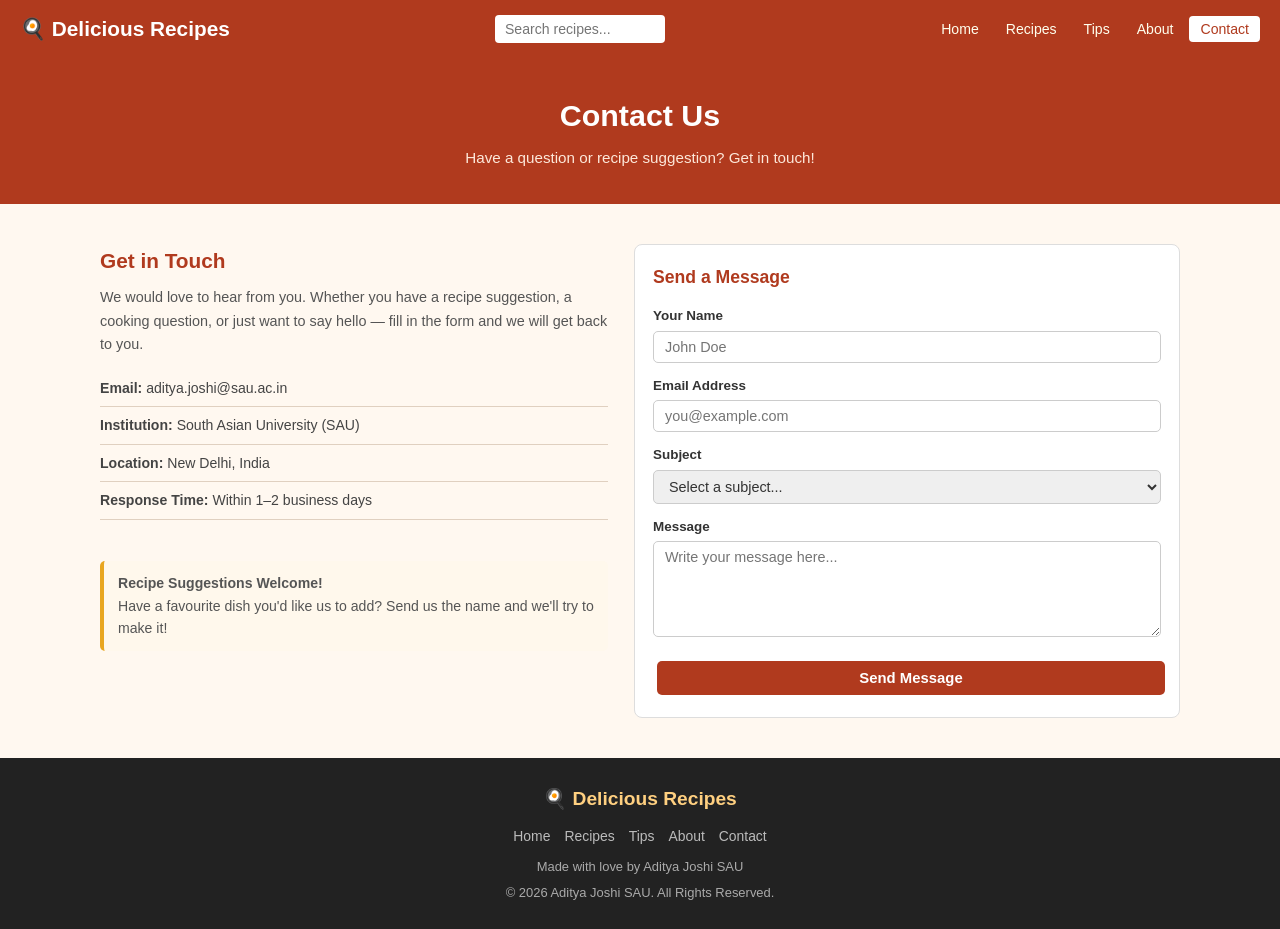
<file: contact.html>
<!DOCTYPE html>
<html lang="en">

<head>
  <meta charset="UTF-8" />
  <meta name="viewport" content="width=device-width, initial-scale=1.0" />
  <title>Contact - Delicious Recipes</title>
  <link rel="stylesheet" href="css/styles.css" />
</head>

<body>
  <nav class="navbar">
    <a href="index.html" class="nav-logo">🍳 Delicious Recipes</a>
    <div class="nav-search"><input type="text" placeholder="Search recipes..."
        onkeydown="if(event.key==='Enter'){window.location.href='recipes.html?q='+this.value}" /></div>
    <ul class="nav-links">
      <li><a href="index.html">Home</a></li>
      <li><a href="recipes.html">Recipes</a></li>
      <li><a href="tips.html">Tips</a></li>
      <li><a href="about.html">About</a></li>
      <li><a href="contact.html" class="active">Contact</a></li>
    </ul>
  </nav>
  <div class="page-header">
    <h1>Contact Us</h1>
    <p>Have a question or recipe suggestion? Get in touch!</p>
  </div>
  <section class="section">
    <div class="container">
      <div class="contact-grid">

        <div class="contact-info">
          <h2>Get in Touch</h2>
          <p>We would love to hear from you. Whether you have a recipe suggestion, a cooking question, or just want to
            say hello — fill in the form and we will get back to you.</p>
          <div class="contact-detail"><strong>Email:</strong> aditya.joshi@sau.ac.in</div>
          <div class="contact-detail"><strong>Institution:</strong> South Asian University (SAU)</div>
          <div class="contact-detail"><strong>Location:</strong> New Delhi, India</div>
          <div class="contact-detail"><strong>Response Time:</strong> Within 1–2 business days</div>
          <br />
          <div class="tip-box"><strong>Recipe Suggestions Welcome!</strong><br />Have a favourite dish you'd like us to
            add? Send us the name and we'll try to make it!</div>
        </div>

        <div class="contact-form">
          <h2>Send a Message</h2>
          <div class="form-group">
            <label>Your Name</label>
            <input type="text" id="cName" placeholder="John Doe" />
          </div>
          <div class="form-group">
            <label>Email Address</label>
            <input type="email" id="cEmail" placeholder="you@example.com" />
          </div>
          <div class="form-group">
            <label>Subject</label>
            <select id="cSubject">
              <option value="">Select a subject...</option>
              <option>Recipe Suggestion</option>
              <option>Cooking Question</option>
              <option>Website Feedback</option>
              <option>Other</option>
            </select>
          </div>
          <div class="form-group">
            <label>Message</label>
            <textarea id="cMessage" placeholder="Write your message here..." rows="5"></textarea>
          </div>
          <button class="btn btn-primary" style="width:100%;" onclick="submitForm()">Send Message</button>
          <div id="successMsg"
            style="display:none; margin-top:12px; padding:10px; background:#e6f9ee; border:1px solid #b2dfca; border-radius:5px; color:#2a8a3e; text-align:center; font-weight:bold;">
            Message sent! Thank you, we will reply soon.
          </div>
        </div>

      </div>
    </div>
  </section>
  <footer>
    <div class="footer-logo">🍳 Delicious Recipes</div>
    <div class="footer-links"><a href="index.html">Home</a><a href="recipes.html">Recipes</a><a
        href="tips.html">Tips</a><a href="about.html">About</a><a href="contact.html">Contact</a></div>
    <p>Made with love by Aditya Joshi SAU</p>
    <p>© 2026 Aditya Joshi SAU. All Rights Reserved.</p>
  </footer>
  <a href="#" class="scroll-top" id="scrollTop">↑</a>
  <script>
    function submitForm() {
      var name = document.getElementById('cName').value.trim();
      var email = document.getElementById('cEmail').value.trim();
      var msg = document.getElementById('cMessage').value.trim();
      if (!name || !email || !msg) { alert('Please fill in Name, Email, and Message.'); return; }
      document.getElementById('successMsg').style.display = 'block';
      document.getElementById('cName').value = '';
      document.getElementById('cEmail').value = '';
      document.getElementById('cSubject').value = '';
      document.getElementById('cMessage').value = '';
    }
    window.addEventListener('scroll', function () { var b = document.getElementById('scrollTop'); b.style.opacity = window.scrollY > 300 ? '1' : '0'; b.style.pointerEvents = window.scrollY > 300 ? 'auto' : 'none'; });
  </script>
</body>

</html>
</file>
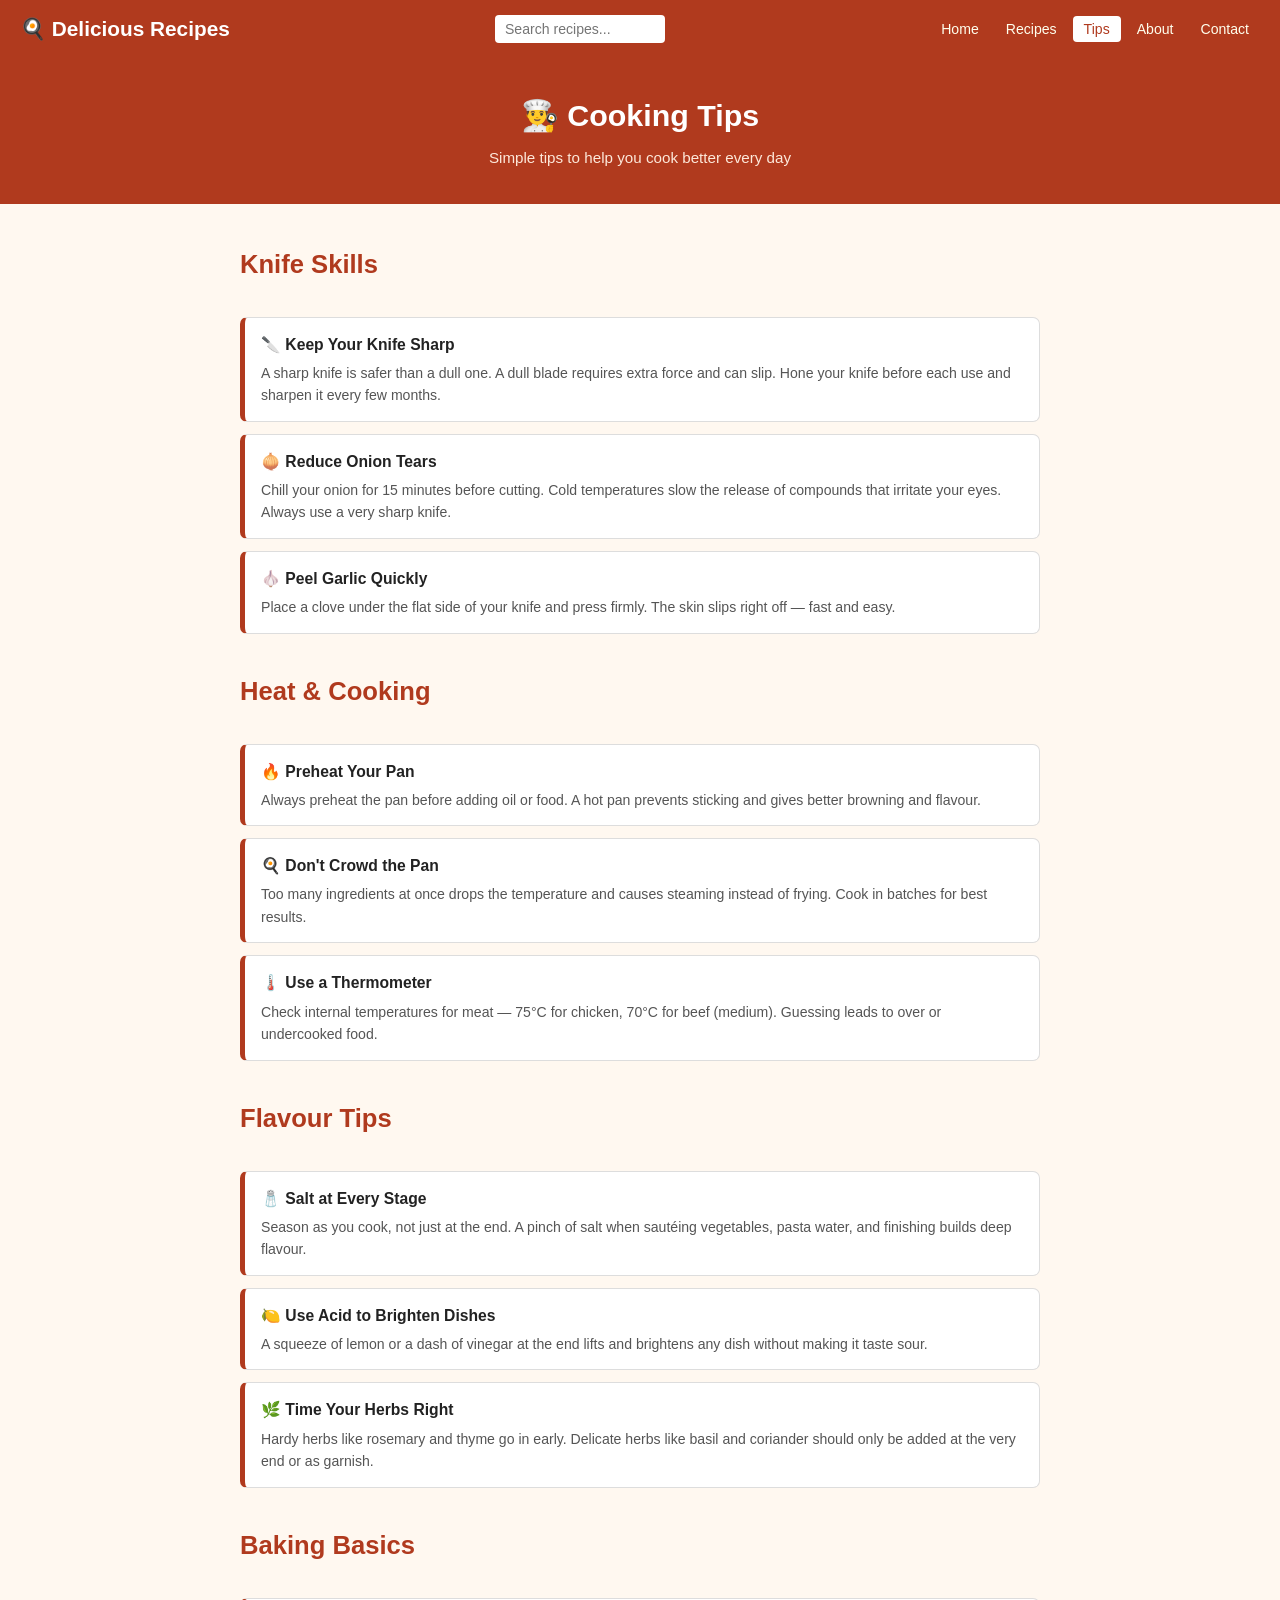
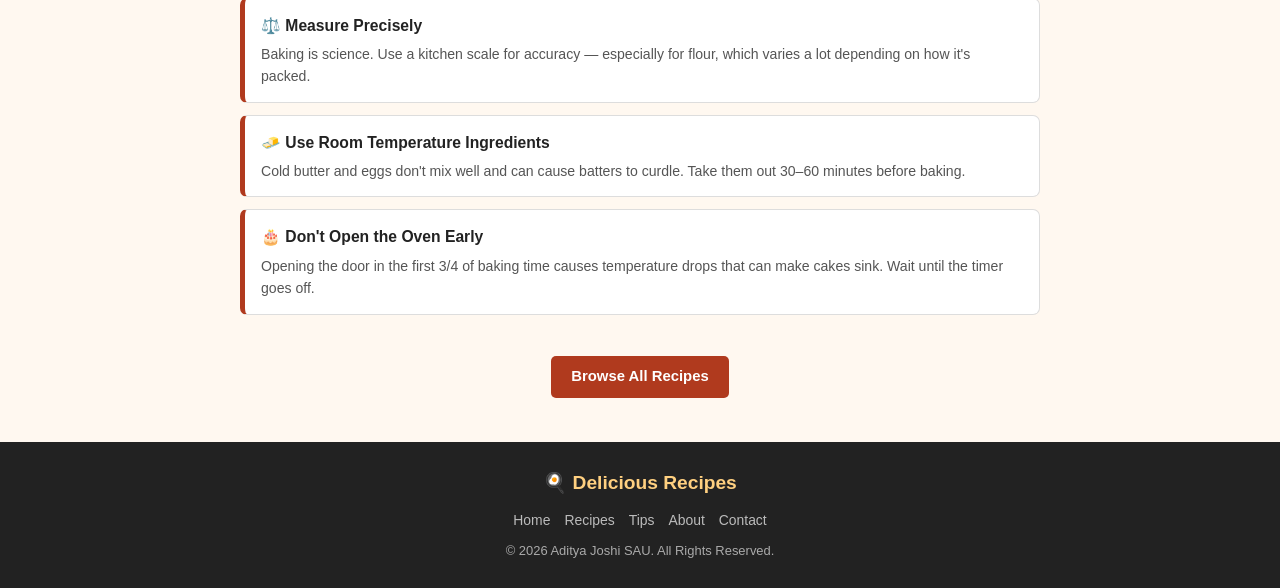
<file: tips.html>
<!DOCTYPE html>
<html lang="en">

<head>
  <meta charset="UTF-8" />
  <meta name="viewport" content="width=device-width, initial-scale=1.0" />
  <title>Cooking Tips - Delicious Recipes</title>
  <link rel="stylesheet" href="css/styles.css" />
</head>

<body>
  <nav class="navbar">
    <a href="index.html" class="nav-logo">🍳 Delicious Recipes</a>
    <div class="nav-search"><input type="text" placeholder="Search recipes..."
        onkeydown="if(event.key==='Enter'){window.location.href='recipes.html?q='+this.value}" /></div>
    <ul class="nav-links">
      <li><a href="index.html">Home</a></li>
      <li><a href="recipes.html">Recipes</a></li>
      <li><a href="tips.html" class="active">Tips</a></li>
      <li><a href="about.html">About</a></li>
      <li><a href="contact.html">Contact</a></li>
    </ul>
  </nav>
  <div class="page-header">
    <h1>👨‍🍳 Cooking Tips</h1>
    <p>Simple tips to help you cook better every day</p>
  </div>
  <section class="section">
    <div class="container" style="max-width:800px;">

      <h2 class="section-title">Knife Skills</h2>
      <br />
      <div class="tip-card">
        <h3>🔪 Keep Your Knife Sharp</h3>
        <p>A sharp knife is safer than a dull one. A dull blade requires extra force and can slip. Hone your knife
          before each use and sharpen it every few months.</p>
      </div>
      <div class="tip-card">
        <h3>🧅 Reduce Onion Tears</h3>
        <p>Chill your onion for 15 minutes before cutting. Cold temperatures slow the release of compounds that irritate
          your eyes. Always use a very sharp knife.</p>
      </div>
      <div class="tip-card">
        <h3>🧄 Peel Garlic Quickly</h3>
        <p>Place a clove under the flat side of your knife and press firmly. The skin slips right off — fast and easy.
        </p>
      </div>

      <br />
      <h2 class="section-title">Heat &amp; Cooking</h2><br />
      <div class="tip-card">
        <h3>🔥 Preheat Your Pan</h3>
        <p>Always preheat the pan before adding oil or food. A hot pan prevents sticking and gives better browning and
          flavour.</p>
      </div>
      <div class="tip-card">
        <h3>🍳 Don't Crowd the Pan</h3>
        <p>Too many ingredients at once drops the temperature and causes steaming instead of frying. Cook in batches for
          best results.</p>
      </div>
      <div class="tip-card">
        <h3>🌡️ Use a Thermometer</h3>
        <p>Check internal temperatures for meat — 75°C for chicken, 70°C for beef (medium). Guessing leads to over or
          undercooked food.</p>
      </div>

      <br />
      <h2 class="section-title">Flavour Tips</h2><br />
      <div class="tip-card">
        <h3>🧂 Salt at Every Stage</h3>
        <p>Season as you cook, not just at the end. A pinch of salt when sautéing vegetables, pasta water, and finishing
          builds deep flavour.</p>
      </div>
      <div class="tip-card">
        <h3>🍋 Use Acid to Brighten Dishes</h3>
        <p>A squeeze of lemon or a dash of vinegar at the end lifts and brightens any dish without making it taste sour.
        </p>
      </div>
      <div class="tip-card">
        <h3>🌿 Time Your Herbs Right</h3>
        <p>Hardy herbs like rosemary and thyme go in early. Delicate herbs like basil and coriander should only be added
          at the very end or as garnish.</p>
      </div>

      <br />
      <h2 class="section-title">Baking Basics</h2><br />
      <div class="tip-card">
        <h3>⚖️ Measure Precisely</h3>
        <p>Baking is science. Use a kitchen scale for accuracy — especially for flour, which varies a lot depending on
          how it's packed.</p>
      </div>
      <div class="tip-card">
        <h3>🧈 Use Room Temperature Ingredients</h3>
        <p>Cold butter and eggs don't mix well and can cause batters to curdle. Take them out 30–60 minutes before
          baking.</p>
      </div>
      <div class="tip-card">
        <h3>🎂 Don't Open the Oven Early</h3>
        <p>Opening the door in the first 3/4 of baking time causes temperature drops that can make cakes sink. Wait
          until the timer goes off.</p>
      </div>

      <br />
      <p style="text-align:center;"><a href="recipes.html" class="btn btn-primary">Browse All Recipes</a></p>
    </div>
  </section>
  <footer>
    <div class="footer-logo">🍳 Delicious Recipes</div>
    <div class="footer-links"><a href="index.html">Home</a><a href="recipes.html">Recipes</a><a
        href="tips.html">Tips</a><a href="about.html">About</a><a href="contact.html">Contact</a></div>
    <p>© 2026 Aditya Joshi SAU. All Rights Reserved.</p>
  </footer>
  <a href="#" class="scroll-top" id="scrollTop">↑</a>
  <script>window.addEventListener('scroll', function () { var b = document.getElementById('scrollTop'); b.style.opacity = window.scrollY > 300 ? '1' : '0'; b.style.pointerEvents = window.scrollY > 300 ? 'auto' : 'none'; });</script>
</body>

</html>
</file>
<file: css/styles.css>
/* ===== BASIC STYLES ===== */

* {
  margin: 0;
  padding: 0;
  box-sizing: border-box;
}

body {
  font-family: Arial, sans-serif;
  background-color: #fff8f0;
  color: #333;
  line-height: 1.6;
}

a {
  text-decoration: none;
  color: inherit;
}

img {
  max-width: 100%;
  height: auto;
  display: block;
}

/* ===== NAVBAR ===== */
.navbar {
  background-color: #b03a1e;
  padding: 12px 20px;
  display: flex;
  align-items: center;
  justify-content: space-between;
  flex-wrap: wrap;
  gap: 10px;
}

.nav-logo {
  font-size: 1.3rem;
  font-weight: bold;
  color: #fff;
}

.nav-links {
  display: flex;
  flex-wrap: wrap;
  gap: 5px;
  list-style: none;
}

.nav-links a {
  color: #ffe;
  padding: 5px 11px;
  border-radius: 4px;
  font-size: 0.88rem;
}

.nav-links a:hover,
.nav-links a.active {
  background-color: #fff;
  color: #b03a1e;
}

.nav-search input {
  padding: 6px 10px;
  border-radius: 4px;
  border: none;
  font-size: 0.88rem;
  outline: none;
  width: 170px;
}

/* ===== HERO ===== */
.hero {
  background-color: #c8522a;
  color: #fff;
  text-align: center;
  padding: 55px 20px;
}

.hero h1 {
  font-size: 2.2rem;
  margin-bottom: 10px;
}

.hero p {
  font-size: 1rem;
  margin-bottom: 20px;
  color: #fde8da;
}

/* ===== BUTTONS ===== */
.btn {
  display: inline-block;
  padding: 9px 20px;
  border-radius: 5px;
  font-size: 0.93rem;
  font-weight: bold;
  cursor: pointer;
  border: none;
  font-family: Arial, sans-serif;
  margin: 4px;
}

.btn-primary {
  background-color: #b03a1e;
  color: #fff;
}

.btn-primary:hover {
  background-color: #8a2d15;
}

.btn-outline {
  background-color: transparent;
  color: #fff;
  border: 2px solid #fff;
}

.btn-outline:hover {
  background-color: #fff;
  color: #b03a1e;
}

/* ===== SECTIONS ===== */
.section {
  padding: 40px 20px;
}

.section-alt {
  background-color: #fceee3;
  padding: 40px 20px;
}

.container {
  max-width: 1080px;
  margin: 0 auto;
}

.section-title {
  font-size: 1.6rem;
  color: #b03a1e;
  margin-bottom: 6px;
}

.section-subtitle {
  color: #666;
  margin-bottom: 22px;
  font-size: 0.93rem;
}

/* ===== CARDS ===== */
.grid-3 {
  display: flex;
  flex-wrap: wrap;
  gap: 18px;
}

.card {
  background: #fff;
  border: 1px solid #ddd;
  border-radius: 8px;
  overflow: hidden;
  flex: 1 1 260px;
  transition: box-shadow 0.2s, transform 0.2s;
}

.card:hover {
  box-shadow: 0 4px 14px rgba(0,0,0,0.12);
  transform: translateY(-4px);
}

.card img {
  width: 100%;
  height: 175px;
  object-fit: cover;
}

.card-body {
  padding: 14px;
}

.card-title {
  font-size: 1rem;
  font-weight: bold;
  margin-bottom: 5px;
  color: #222;
}

.card-meta {
  font-size: 0.8rem;
  color: #888;
  margin-bottom: 8px;
}

.card-desc {
  font-size: 0.87rem;
  color: #555;
  margin-bottom: 10px;
}

.card-badge {
  display: inline-block;
  font-size: 0.74rem;
  font-weight: bold;
  padding: 2px 8px;
  border-radius: 12px;
  color: #fff;
  margin-bottom: 6px;
}

.badge-veg     { background-color: #2a8a3e; }
.badge-nonveg  { background-color: #b03a1e; }
.badge-dessert { background-color: #7b3f9e; }

.card-link {
  color: #b03a1e;
  font-weight: bold;
  font-size: 0.87rem;
}

.card-link:hover {
  text-decoration: underline;
}

/* ===== CATEGORY FILTER ===== */
.category-filter {
  display: flex;
  flex-wrap: wrap;
  gap: 8px;
  margin-bottom: 22px;
}

.filter-btn {
  padding: 6px 16px;
  border-radius: 20px;
  border: 2px solid #ccc;
  background: #fff;
  color: #555;
  font-size: 0.87rem;
  font-weight: bold;
  cursor: pointer;
  font-family: Arial, sans-serif;
}

.filter-btn:hover,
.filter-btn.active {
  background-color: #b03a1e;
  border-color: #b03a1e;
  color: #fff;
}

/* ===== SEARCH BOX ===== */
.search-box {
  display: flex;
  gap: 8px;
  max-width: 460px;
  margin-bottom: 22px;
}

.search-box input {
  flex: 1;
  padding: 8px 12px;
  border: 1.5px solid #ccc;
  border-radius: 5px;
  font-size: 0.93rem;
  outline: none;
  font-family: Arial, sans-serif;
}

.search-box input:focus {
  border-color: #b03a1e;
}

/* ===== PAGE HEADER ===== */
.page-header {
  background-color: #b03a1e;
  color: #fff;
  padding: 34px 20px;
  text-align: center;
}

.page-header h1 {
  font-size: 1.9rem;
  margin-bottom: 6px;
}

.page-header p {
  color: #fde8da;
  font-size: 0.95rem;
}

/* ===== BREADCRUMB ===== */
.breadcrumb {
  background-color: #fceee3;
  padding: 8px 20px;
  font-size: 0.84rem;
  color: #888;
  border-bottom: 1px solid #e0cdb8;
}

.breadcrumb a {
  color: #b03a1e;
}

.breadcrumb a:hover {
  text-decoration: underline;
}

/* ===== RECIPE PAGE ===== */
.recipe-content {
  max-width: 860px;
  margin: 0 auto;
  padding: 28px 20px;
}

.recipe-img {
  width: 100%;
  max-height: 360px;
  object-fit: cover;
  border-radius: 8px;
  margin-bottom: 22px;
}

.recipe-meta {
  display: flex;
  flex-wrap: wrap;
  gap: 14px;
  background: #fceee3;
  padding: 12px 16px;
  border-radius: 7px;
  margin-bottom: 24px;
  font-size: 0.9rem;
  color: #444;
}

.recipe-body {
  display: flex;
  gap: 24px;
  align-items: flex-start;
  flex-wrap: wrap;
}

.ingredients-box {
  min-width: 200px;
  max-width: 240px;
  flex: 1;
  background: #fff;
  border: 1px solid #ddd;
  border-radius: 8px;
  padding: 14px;
}

.ingredients-box h2 {
  font-size: 1.05rem;
  color: #b03a1e;
  margin-bottom: 10px;
  border-bottom: 2px solid #b03a1e;
  padding-bottom: 5px;
}

.ingredients-box li {
  list-style: disc;
  margin-left: 16px;
  padding: 4px 0;
  font-size: 0.88rem;
  color: #444;
  border-bottom: 1px solid #f0e8dc;
}

.instructions {
  flex: 2;
  min-width: 240px;
}

.instructions h2 {
  font-size: 1.1rem;
  color: #b03a1e;
  margin-bottom: 14px;
}

.step {
  display: flex;
  gap: 12px;
  margin-bottom: 14px;
  background: #fff;
  border: 1px solid #ddd;
  border-radius: 7px;
  padding: 12px;
}

.step:hover {
  border-color: #c8522a;
}

.step-num {
  background-color: #b03a1e;
  color: #fff;
  font-weight: bold;
  font-size: 0.95rem;
  width: 34px;
  height: 34px;
  border-radius: 50%;
  display: flex;
  align-items: center;
  justify-content: center;
  flex-shrink: 0;
}

.step-text {
  font-size: 0.9rem;
  color: #444;
  line-height: 1.6;
  padding-top: 5px;
}

.tip-box {
  background: #fff8ec;
  border-left: 4px solid #e8a620;
  border-radius: 5px;
  padding: 11px 14px;
  margin-top: 16px;
  font-size: 0.88rem;
  color: #555;
}

/* ===== TIPS PAGE ===== */
.tip-card {
  background: #fff;
  border: 1px solid #ddd;
  border-left: 5px solid #b03a1e;
  border-radius: 7px;
  padding: 14px 16px;
  margin-bottom: 12px;
}

.tip-card h3 {
  font-size: 0.98rem;
  color: #222;
  margin-bottom: 5px;
}

.tip-card p {
  font-size: 0.88rem;
  color: #555;
}

/* ===== ABOUT PAGE ===== */
.about-grid {
  display: flex;
  gap: 28px;
  flex-wrap: wrap;
  align-items: flex-start;
}

.about-grid img {
  width: 100%;
  max-width: 380px;
  border-radius: 8px;
  object-fit: cover;
  max-height: 320px;
  flex: 1 1 280px;
}

.about-text {
  flex: 2;
  min-width: 240px;
}

.about-text h2 {
  font-size: 1.4rem;
  color: #b03a1e;
  margin-bottom: 10px;
}

.about-text p {
  font-size: 0.92rem;
  color: #555;
  margin-bottom: 9px;
}

.about-text li {
  list-style: disc;
  margin-left: 18px;
  padding: 3px 0;
  font-size: 0.9rem;
  color: #444;
}

/* ===== CONTACT PAGE ===== */
.contact-grid {
  display: flex;
  gap: 26px;
  flex-wrap: wrap;
}

.contact-info {
  flex: 1;
  min-width: 220px;
}

.contact-info h2 {
  font-size: 1.3rem;
  color: #b03a1e;
  margin-bottom: 9px;
}

.contact-info p {
  font-size: 0.9rem;
  color: #555;
  margin-bottom: 14px;
}

.contact-detail {
  padding: 7px 0;
  border-bottom: 1px solid #e0d0c0;
  font-size: 0.88rem;
  color: #444;
}

.contact-form {
  flex: 1;
  min-width: 240px;
  background: #fff;
  border: 1px solid #ddd;
  border-radius: 8px;
  padding: 18px;
}

.contact-form h2 {
  font-size: 1.1rem;
  color: #b03a1e;
  margin-bottom: 14px;
}

.form-group {
  margin-bottom: 12px;
}

.form-group label {
  display: block;
  font-size: 0.84rem;
  font-weight: bold;
  margin-bottom: 4px;
  color: #333;
}

.form-group input,
.form-group textarea,
.form-group select {
  width: 100%;
  padding: 7px 11px;
  border: 1.5px solid #ccc;
  border-radius: 5px;
  font-size: 0.9rem;
  font-family: Arial, sans-serif;
  color: #333;
  outline: none;
}

.form-group input:focus,
.form-group textarea:focus,
.form-group select:focus {
  border-color: #b03a1e;
}

.form-group textarea {
  resize: vertical;
  min-height: 85px;
}

/* ===== STATS STRIP ===== */
.stats-strip {
  background-color: #b03a1e;
  padding: 22px 20px;
}

.stats-strip .container {
  display: flex;
  justify-content: center;
  gap: 36px;
  flex-wrap: wrap;
}

.stat-item {
  text-align: center;
  color: #fff;
}

.stat-num {
  font-size: 1.9rem;
  font-weight: bold;
  color: #ffd080;
  display: block;
}

.stat-label {
  font-size: 0.78rem;
  text-transform: uppercase;
  letter-spacing: 1px;
}

/* ===== FOOTER ===== */
footer {
  background-color: #222;
  color: #aaa;
  padding: 26px 20px;
  text-align: center;
}

footer .footer-logo {
  font-size: 1.2rem;
  color: #ffd080;
  font-weight: bold;
  margin-bottom: 10px;
}

footer .footer-links {
  display: flex;
  justify-content: center;
  flex-wrap: wrap;
  gap: 14px;
  margin-bottom: 10px;
}

footer .footer-links a {
  color: #bbb;
  font-size: 0.87rem;
}

footer .footer-links a:hover {
  color: #ffd080;
}

footer p {
  font-size: 0.81rem;
  margin-top: 5px;
}

/* ===== SCROLL TOP ===== */
.scroll-top {
  position: fixed;
  bottom: 22px;
  right: 22px;
  background-color: #b03a1e;
  color: #fff;
  width: 40px;
  height: 40px;
  border-radius: 50%;
  text-align: center;
  line-height: 40px;
  font-size: 1rem;
  box-shadow: 0 2px 8px rgba(0,0,0,0.2);
  opacity: 0;
  pointer-events: none;
  transition: opacity 0.3s;
}

/* ===== CSS ANIMATION (bonus) ===== */
@keyframes fadeIn {
  from { opacity: 0; transform: translateY(14px); }
  to   { opacity: 1; transform: translateY(0); }
}

.fade-in {
  animation: fadeIn 0.5s ease both;
}

/* ===== NEWSLETTER ===== */
.newsletter {
  background-color: #c8522a;
  padding: 34px 20px;
  text-align: center;
  color: #fff;
}

.newsletter h2 {
  font-size: 1.5rem;
  margin-bottom: 7px;
}

.newsletter p {
  font-size: 0.92rem;
  color: #fde8da;
  margin-bottom: 16px;
}

.newsletter-form {
  display: flex;
  justify-content: center;
  gap: 8px;
  flex-wrap: wrap;
}

.newsletter-form input {
  padding: 8px 14px;
  border-radius: 5px;
  border: none;
  font-size: 0.92rem;
  outline: none;
  min-width: 200px;
}

/* ===== RESPONSIVE ===== */
@media (max-width: 768px) {
  .hero h1 { font-size: 1.7rem; }
  .recipe-body { flex-direction: column; }
  .ingredients-box { max-width: 100%; }
  .about-grid { flex-direction: column; }
  .contact-grid { flex-direction: column; }
  .stats-strip .container { gap: 18px; }
}

@media (max-width: 480px) {
  .navbar { flex-direction: column; align-items: flex-start; }
  .nav-search input { width: 120px; }
  .hero h1 { font-size: 1.5rem; }
  .card { flex: 1 1 100%; }
}
</file>
